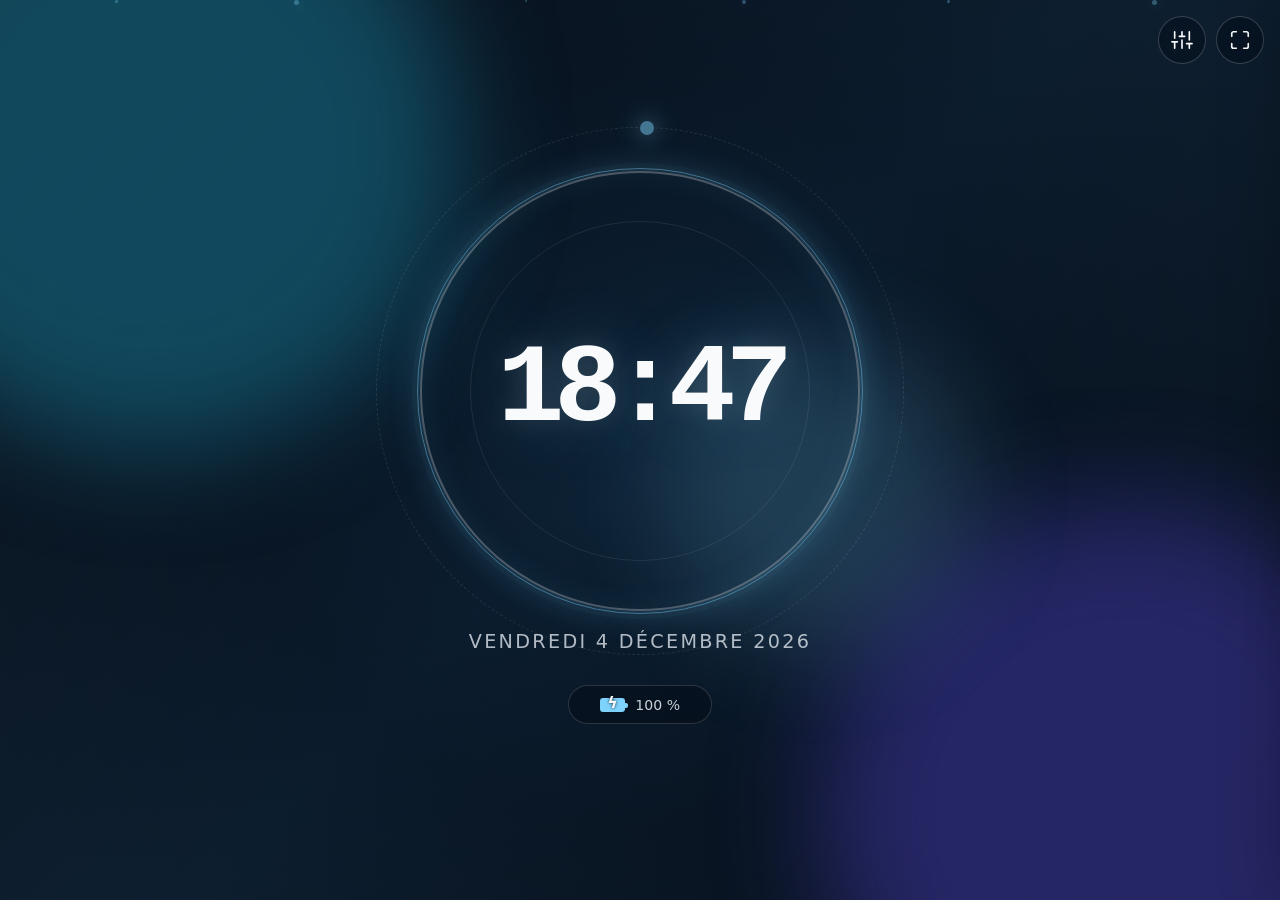
<file: index.html>
<!doctype html>
<html lang="fr"><head>
  <meta charset="UTF-8">
  <meta name="viewport" content="width=device-width, initial-scale=1.0">
  <title>Économiseur d’Écran</title>
  <link rel="stylesheet" href="css/economiseur.css">
 </head>
 <body data-template-id="__page-root" style="background: rgb(7, 17, 30);">
  <main class="screen-shell breathing-on interface-pulse" id="screenShell" aria-label="Économiseur d’écran animé">
   <div class="orb orb-a" aria-hidden="true"></div>
   <div class="orb orb-b" aria-hidden="true"></div>
   <div class="orb orb-c" aria-hidden="true"></div>
   <div class="particle-field" aria-hidden="true"><span class="particle" style="--size:3px;--duration:22s;--delay:-4s;--drift:20vw;left:9%"></span> <span class="particle" style="--size:5px;--duration:29s;--delay:-16s;--drift:-13vw;left:23%"></span> <span class="particle" style="--size:2px;--duration:19s;--delay:-8s;--drift:8vw;left:41%"></span> <span class="particle" style="--size:4px;--duration:26s;--delay:-20s;--drift:-18vw;left:58%"></span> <span class="particle" style="--size:3px;--duration:32s;--delay:-10s;--drift:14vw;left:74%"></span> <span class="particle" style="--size:5px;--duration:24s;--delay:-13s;--drift:-8vw;left:90%"></span>
   </div>
   <section class="clock-stage" id="clockStage" aria-label="Informations actuelles">
    <div class="clock-stack pulse-on" id="clockStack">
     <div class="clock-visual">
      <div class="wave-layer" aria-hidden="true"><span class="wave"></span><span class="wave"></span><span class="wave"></span>
      </div>
      <div class="clock-ring" aria-hidden="true"></div>
      <div class="orbital-ring" aria-hidden="true"></div>
      <h1 class="time-display" id="timeDisplay" aria-live="polite"></h1>
      <div class="analog-clock" aria-hidden="true">
       <div class="clock-marker"></div><span class="analog-number n12">12</span> <span class="analog-number n3">3</span> <span class="analog-number n6">6</span> <span class="analog-number n9">9</span> <span class="hand hour-hand" id="hourHand"></span> <span class="hand minute-hand" id="minuteHand"></span> <span class="hand second-hand" id="secondHand"></span> <span class="clock-pin"></span>
      </div>
     </div>
     <p class="date-display" id="dateDisplay"></p>
     <div class="battery-wrap" id="batteryWrap" aria-live="polite"><span class="battery-icon" id="batteryIcon" aria-hidden="true"></span>
      <div class="battery-meter" aria-hidden="true">
       <div class="battery-meter-fill" id="batteryMeterFill"></div>
      </div>
      <div class="battery-circle" id="batteryCircle" aria-hidden="true">
       <span class="battery-circle-value" id="batteryCircleValue"></span>
       <span class="battery-circle-bolt" id="batteryCircleBolt" aria-hidden="true"><svg xmlns="http://www.w3.org/2000/svg" width="13" height="13" viewBox="0 0 24 24" fill="currentColor" aria-hidden="true"><path d="M13 2 4 14h6l-1 8 11-13h-7z"/></svg></span>
      </div>
      <div class="battery-vertical-gauge" aria-hidden="true">
       <div class="battery-vertical-fill" id="batteryVerticalFill"></div>
      </div><span class="battery-text" id="batteryText"></span> <span class="battery-detail hidden" id="batteryDetail" aria-label="En charge"><svg xmlns="http://www.w3.org/2000/svg" width="13" height="13" viewBox="0 0 24 24" fill="currentColor" aria-hidden="true"><path d="M13 2 4 14h6l-1 8 11-13h-7z"/></svg></span>
     </div>
    </div>
   </section>
   <div class="utility-bar" id="utilityBar"><button type="button" id="settingsButton" class="round-control" aria-label="Ouvrir les réglages" aria-expanded="false" aria-controls="settingsPanel"> <i data-lucide="sliders-horizontal" aria-hidden="true"></i> </button> <button type="button" id="exitFullscreenButton" class="round-control" aria-label="Activer le plein écran" title="Activer le plein écran"> <i data-lucide="maximize" aria-hidden="true"></i> </button>
   </div>
   <aside class="settings-panel" id="settingsPanel" aria-labelledby="settingsTitle" aria-hidden="true">
    <div class="panel-heading">
     <div>
      <h2 data-template-id="settings-title" class="canva-text panel-title" id="settingsTitle" style="color: rgb(248, 250, 252); font-weight: 700; font-style: normal; font-size: 24px;">Personnaliser</h2>
      <p data-template-id="settings-intro" class="canva-text panel-intro" style="color: rgb(148, 163, 184); font-weight: 400; font-style: normal; font-size: 16px;">Ajustez l’ambiance, les animations et l’affichage de votre écran.</p>
     </div><button type="button" id="closeSettingsButton" class="panel-close" aria-label="Fermer les réglages"> <i data-lucide="x" aria-hidden="true"></i> </button>
    </div>
    <form class="settings-form" id="settingsForm">
     <div class="setting-group"><label data-template-id="theme-label" class="canva-text setting-label" for="themeSelect" style="color: rgb(226, 232, 240); font-weight: 600; font-style: normal; font-size: 16px;">Ambiance</label> <select id="themeSelect"> <option value="ocean">Océan nocturne</option> <option value="violet">Violet profond</option> <option value="ember">Braise douce</option> <option value="forest">Forêt lunaire</option>
       <option value="rose">Rose cosmique</option><option value="crimson">Rouge rubis</option>
       <option value="amber">Ambre vintage</option><option value="mint">Menthe glacée</option>
       <option value="ice">Glacier</option><option value="mono">Monochrome</option>
       <option value="matrix">Terminal vert</option><option value="sunset">Coucher de soleil</option>
        <option value="aurora">Aurore boréale</option><option value="cyberpunk">Cyberpunk néon</option>
        <option value="galaxy">Nébuleuse galactique</option><option value="deepsea">Abysse bioluminescent</option>
        <option value="sakura">Jardin de sakura</option><option value="gold">Or royal</option>
        <option value="lava">Cœur de volcan</option><option value="cotton">Bonbon pastel</option>
        <option value="plasma">Plasma électrique</option><option value="eclipse">Éclipse lunaire</option>
        <option value="arctic">Cristal arctique</option><option value="toxic">Toxique fluorescent</option> </select>
     </div>
     <div class="setting-group"><label data-template-id="clock-style-label" class="canva-text setting-label" for="clockStyleSelect" style="color: rgb(226, 232, 240); font-weight: 600; font-style: normal; font-size: 16px;">Style de l’horloge</label> <select id="clockStyleSelect"> <option value="minimal">Numérique minimaliste</option> <option value="neon">Néon</option> <option value="circle">Chiffres dans un cercle</option> <option value="analog">Affichage analogique</option>
       <option value="retro">Rétro numérique</option><option value="terminal">Terminal</option>
       <option value="soft">Typographie douce</option><option value="seconds">Heure avec secondes</option>
        <option value="glitch">Glitch cybernétique</option><option value="outline">Contour lumineux</option>
        <option value="serif">Élégance classique</option><option value="lcd">Écran LCD rétro</option>
        <option value="mono">Monospace futuriste</option><option value="shadow">Ombre sculptée</option>
        <option value="rainbow">Spectre chromatique</option><option value="thin">Trait ultra-fin</option> </select>
     </div>
     <div class="setting-group"><label data-template-id="battery-style-label" class="canva-text setting-label" for="batteryStyleSelect" style="color: rgb(226, 232, 240); font-weight: 600; font-style: normal; font-size: 16px;">Style de la batterie</label> <select id="batteryStyleSelect"> <option value="classic">Icône classique</option> <option value="horizontal">Jauge horizontale</option> <option value="ring">Anneau circulaire</option> <option value="vertical">Indicateur vertical</option>
       <option value="segmented">Jauge segmentée</option><option value="compact">Compacte</option>
        <option value="pill">Capsule lumineuse</option><option value="glass">Verre dépoli</option>
        <option value="neon">Néon encadré</option><option value="bars">Barres industrielles</option>
        <option value="hex">Cristal hexagonal</option><option value="stack">Panneau technique</option>
        <option value="orbit">Orbite énergétique</option> </select>
     </div>
     <div class="setting-group"><label data-template-id="effects-label" class="canva-text setting-label" for="effectsRange" style="color: rgb(226, 232, 240); font-weight: 600; font-style: normal; font-size: 16px;">Intensité des effets</label> <input id="effectsRange" type="range" min="0" max="100" value="72">
     </div>
     <div class="setting-group"><label data-template-id="speed-label" class="canva-text setting-label" for="speedRange" style="color: rgb(226, 232, 240); font-weight: 600; font-style: normal; font-size: 16px;">Vitesse de l’animation</label> <input id="speedRange" type="range" min="0.3" max="2" step="0.1" value="1">
     </div>
     <div class="setting-group">
      <div class="toggle-row"><label data-template-id="breathing-label" class="canva-text setting-label !mb-0" for="breathingToggle" style="color: rgb(226, 232, 240); font-weight: 600; font-style: normal; font-size: 16px;">Halo respirant</label> <label class="switch" aria-label="Activer ou désactiver le halo respirant"> <input id="breathingToggle" type="checkbox" checked=""><span class="slider"></span> </label>
      </div>
     </div>
     <div class="setting-group">
      <div class="toggle-row"><label data-template-id="orbit-label" class="canva-text setting-label !mb-0" for="orbitToggle" style="color: rgb(226, 232, 240); font-weight: 600; font-style: normal; font-size: 16px;">Anneau lumineux orbital</label> <label class="switch" aria-label="Activer ou désactiver l’anneau orbital"> <input id="orbitToggle" type="checkbox" checked=""><span class="slider"></span> </label>
      </div>
     </div>
     <div class="setting-group">
      <div class="toggle-row"><label data-template-id="particles-label" class="canva-text setting-label !mb-0" for="particlesToggle" style="color: rgb(226, 232, 240); font-weight: 600; font-style: normal; font-size: 16px;">Particules lentes</label> <label class="switch" aria-label="Activer ou désactiver les particules"> <input id="particlesToggle" type="checkbox" checked=""><span class="slider"></span> </label>
      </div>
     </div>
     <div class="setting-group">
      <div class="toggle-row"><label data-template-id="waves-label" class="canva-text setting-label !mb-0" for="wavesToggle" style="color: rgb(226, 232, 240); font-weight: 600; font-style: normal; font-size: 16px;">Vagues circulaires</label> <label class="switch" aria-label="Activer ou désactiver les vagues circulaires"> <input id="wavesToggle" type="checkbox" checked=""><span class="slider"></span> </label>
      </div>
     </div>
     <div class="setting-group">
      <div class="toggle-row"><label data-template-id="pulse-label" class="canva-text setting-label !mb-0" for="pulseToggle" style="color: rgb(226, 232, 240); font-weight: 600; font-style: normal; font-size: 16px;">Pulsation douce de l’interface</label> <label class="switch" aria-label="Activer ou désactiver la pulsation de l’interface"> <input id="pulseToggle" type="checkbox" checked=""><span class="slider"></span> </label>
      </div>
     </div>
     <div class="setting-group">
      <div class="toggle-row"><label data-template-id="reduced-motion-label" class="canva-text setting-label !mb-0" for="reducedMotionToggle" style="color: rgb(226, 232, 240); font-weight: 600; font-style: normal; font-size: 16px;">Mode réduit</label> <label class="switch" aria-label="Activer le mode réduit"> <input id="reducedMotionToggle" type="checkbox"><span class="slider"></span> </label>
      </div>
      <p data-template-id="reduced-motion-help" class="canva-text setting-help" style="color: rgb(148, 163, 184); font-weight: 400; font-style: normal; font-size: 16px;">Réduit les animations pour un affichage plus calme et plus confortable.</p>
     </div>
     <div class="setting-group">
      <div class="toggle-row"><label data-template-id="wake-lock-label" class="canva-text setting-label !mb-0" for="wakeLockToggle" style="color: rgb(226, 232, 240); font-weight: 600; font-style: normal; font-size: 16px;">Maintenir l’écran actif</label> <label class="switch" aria-label="Maintenir l’écran actif lorsque disponible"> <input id="wakeLockToggle" type="checkbox"><span class="slider"></span> </label>
      </div>
      <p data-template-id="wake-lock-help" class="canva-text setting-help" id="wakeLockHelp" style="color: rgb(148, 163, 184); font-weight: 400; font-style: normal; font-size: 16px;">Vérification de la disponibilité sur cet appareil…</p>
     </div>
     <div class="setting-group"><label data-template-id="time-format-label" class="canva-text setting-label" for="formatSelect" style="color: rgb(226, 232, 240); font-weight: 600; font-style: normal; font-size: 16px;">Format de l’heure</label> <select id="formatSelect"> <option value="24">24 heures</option> <option value="12">12 heures</option> </select>
     </div>
     <div class="setting-group">
      <div class="toggle-row"><label data-template-id="date-toggle-label" class="canva-text setting-label !mb-0" for="dateToggle" style="color: rgb(226, 232, 240); font-weight: 600; font-style: normal; font-size: 16px;">Afficher la date</label> <label class="switch" aria-label="Afficher ou masquer la date"> <input id="dateToggle" type="checkbox" checked=""><span class="slider"></span> </label>
      </div>
     </div>
     <div class="setting-group">
      <div class="toggle-row"><label data-template-id="battery-toggle-label" class="canva-text setting-label !mb-0" for="batteryToggle" style="color: rgb(226, 232, 240); font-weight: 600; font-style: normal; font-size: 16px;">Afficher la batterie</label> <label class="switch" aria-label="Afficher ou masquer la batterie"> <input id="batteryToggle" type="checkbox" checked=""><span class="slider"></span> </label>
      </div>
     </div>
     <div class="setting-group"><label data-template-id="brightness-label" class="canva-text setting-label" for="brightnessRange" style="color: rgb(226, 232, 240); font-weight: 600; font-style: normal; font-size: 16px;">Luminosité visuelle</label> <input id="brightnessRange" type="range" min="0.45" max="1.25" step="0.05" value="1">
     </div>
    </form>
   </aside>
   <p class="status-message" id="statusMessage" role="status" aria-live="polite"></p>
  </main>
  <script src="js/economiseur.js" defer></script>
 
</body></html>
</file>
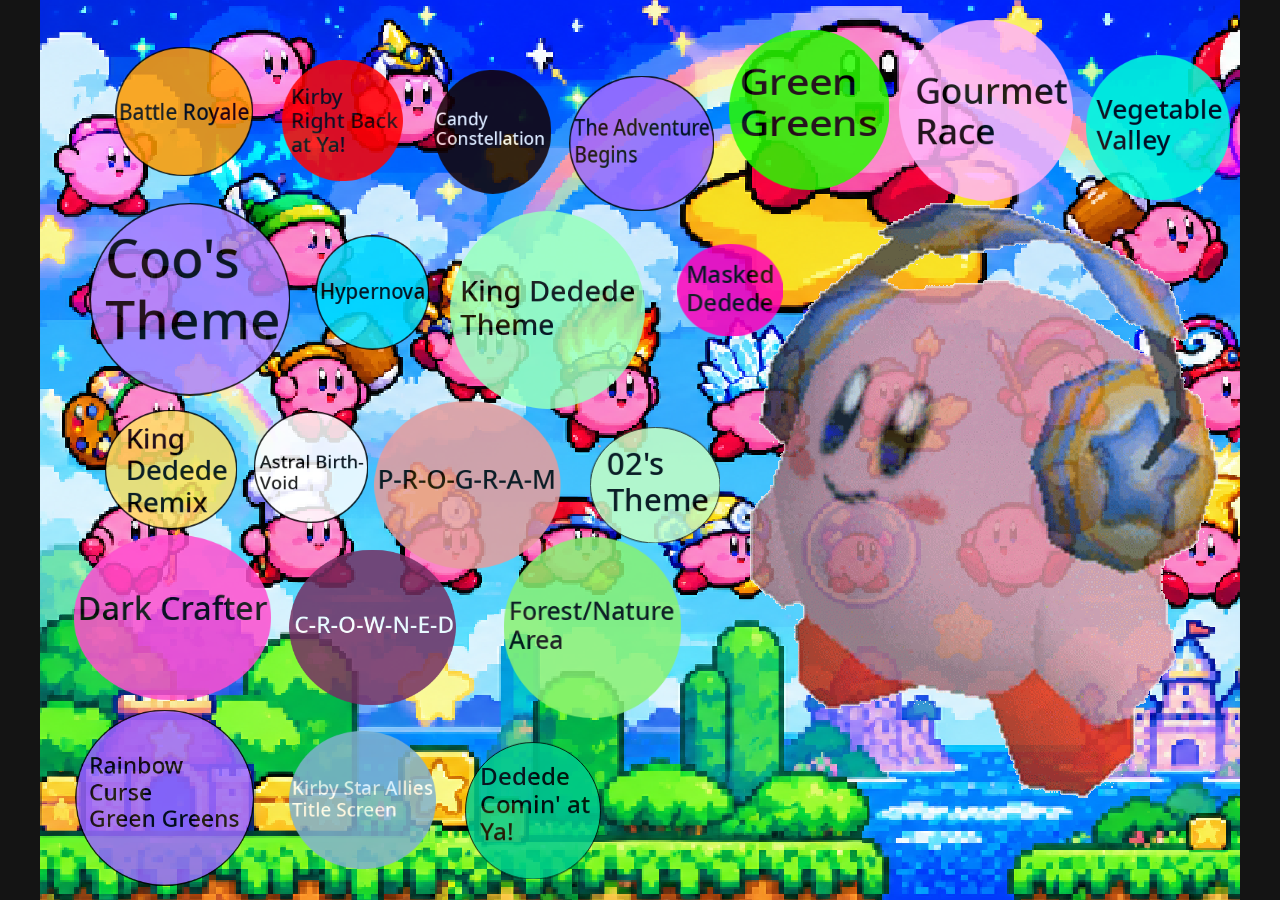
<file: Kirby-scratch-projet/index.html>
<!DOCTYPE html>
<!-- Created with https://packager.turbowarp.org/ -->
<html>
<head>
  <meta charset="utf-8">
  <meta name="viewport" content="width=device-width, initial-scale=1.0, maximum-scale=1.0, user-scalable=no">
  <!-- We only include this to explicitly loosen the CSP of various packager environments. It does not provide any security. -->
  <meta http-equiv="Content-Security-Policy" content="default-src * 'self' 'unsafe-inline' 'unsafe-eval' data: blob:">
  <title>Kirby Music Remix</title>
  <style>
    body {
      color: #ff00ff;
      font-family: sans-serif;
      overflow: hidden;
      margin: 0;
      padding: 0;
    }
    :root, body.is-fullscreen {
      background-color: #141414;
    }
    [hidden] {
      display: none !important;
    }
    h1 {
      font-weight: normal;
    }
    a {
      color: inherit;
      text-decoration: underline;
      cursor: pointer;
    }

    #app, #loading, #error, #launch {
      position: absolute;
      top: 0;
      left: 0;
      width: 100%;
      height: 100%;
    }
    .screen {
      display: flex;
      flex-direction: column;
      align-items: center;
      justify-content: center;
      text-align: center;
      cursor: default;
      user-select: none;
      -webkit-user-select: none;
      background-color: #141414;
    }
    #launch {
      background-color: rgba(0, 0, 0, 0.7);
      cursor: pointer;
    }
    .green-flag {
      width: 80px;
      height: 80px;
      padding: 16px;
      border-radius: 100%;
      background: rgba(255, 255, 255, 0.75);
      border: 3px solid hsla(0, 100%, 100%, 1);
      display: flex;
      justify-content: center;
      align-items: center;
      box-sizing: border-box;
    }
    #loading {
      
    }
    .progress-bar-outer {
      border: 1px solid currentColor;
      height: 10px;
      width: 200px;
      max-width: 200px;
    }
    .progress-bar-inner {
      height: 100%;
      width: 0;
      background-color: currentColor;
    }
    .loading-text, noscript {
      font-weight: normal;
      font-size: 36px;
      margin: 0 0 16px;
    }
    .loading-image {
      margin: 0 0 16px;
    }
    #error-message, #error-stack {
      font-family: monospace;
      max-width: 600px;
      white-space: pre-wrap;
      user-select: text;
      -webkit-user-select: text;
    }
    #error-stack {
      text-align: left;
      max-height: 200px;
      overflow: auto;
    }
    .control-button {
      width: 2rem;
      height: 2rem;
      padding: 0.375rem;
      margin-top: 0.5rem;
      margin-bottom: 0.5rem;
      user-select: none;
      -webkit-user-select: none;
      cursor: pointer;
      border: 0;
      border-radius: 4px;
    }
    .control-button-highlight:hover {
      background: #630e8226;
    }
    .control-button-highlight.active {
      background: #630e8259;
    }
    .fullscreen-button {
      background: white;
    }
    .standalone-fullscreen-button {
      position: absolute;
      top: 0;
      right: 0;
      background-color: rgba(0, 0, 0, 0.5);
      border-radius: 0 0 0 4px;
      padding: 4px;
      cursor: pointer;
    }
    .sc-canvas {
      cursor: auto;
    }
    .sc-monitor-root[data-opcode^="data_"] .sc-monitor-value-color {
      background-color: #ff8c1a;
    }
    .sc-monitor-row-value-outer {
      background-color: #fc662c;
    }
    .sc-monitor-row-value-editing .sc-monitor-row-value-outer {
      background-color: #e25b27;
    }
    
  </style>
  <meta name="theme-color" content="#141414">
  <link rel="icon" href="[data-uri]">
</head>
<body>
  <div id="app"></div>

  <div id="launch" class="screen" hidden title="Click to start">
    <div class="green-flag">
      <svg viewBox="0 0 16.63 17.5" width="42" height="44">
        <defs><style>.cls-1,.cls-2{fill:#4cbf56;stroke:#45993d;stroke-linecap:round;stroke-linejoin:round;}.cls-2{stroke-width:1.5px;}</style></defs>
        <path class="cls-1" d="M.75,2A6.44,6.44,0,0,1,8.44,2h0a6.44,6.44,0,0,0,7.69,0V12.4a6.44,6.44,0,0,1-7.69,0h0a6.44,6.44,0,0,0-7.69,0"/>
        <line class="cls-2" x1="0.75" y1="16.75" x2="0.75" y2="0.75"/>
      </svg>
    </div>
  </div>

  <div id="loading" class="screen">
    <noscript>Enable JavaScript</noscript>
    
    
    <div class="progress-bar-outer"><div class="progress-bar-inner" id="loading-inner"></div></div>
  </div>

  <div id="error" class="screen" hidden>
    <h1>Error</h1>
    <details>
      <summary id="error-message"></summary>
      <p id="error-stack"></p>
    </details>
  </div>

  <script src="script.js"></script>
  <script>
    const appElement = document.getElementById('app');
    const launchScreen = document.getElementById('launch');
    const loadingScreen = document.getElementById('loading');
    const loadingInner = document.getElementById('loading-inner');
    const errorScreen = document.getElementById('error');
    const errorScreenMessage = document.getElementById('error-message');
    const errorScreenStack = document.getElementById('error-stack');

    const handleError = (error) => {
      console.error(error);
      if (!errorScreen.hidden) return;
      errorScreen.hidden = false;
      errorScreenMessage.textContent = '' + error;
      let debug = error && error.stack || 'no stack';
      debug += '\nUser agent: ' + navigator.userAgent;
      errorScreenStack.textContent = debug;
    };
    const setProgress = (progress) => {
      if (loadingInner) loadingInner.style.width = progress * 100 + '%';
    };
    const interpolate = (a, b, t) => a + t * (b - a);

    try {
      setProgress(0.1);

      const scaffolding = new Scaffolding.Scaffolding();
      scaffolding.width = 480;
      scaffolding.height = 360;
      scaffolding.resizeMode = "preserve-ratio";
      scaffolding.editableLists = false;
      scaffolding.usePackagedRuntime = true;
      scaffolding.setup();
      scaffolding.appendTo(appElement);

      const vm = scaffolding.vm;
      window.scaffolding = scaffolding;
      window.vm = scaffolding.vm;
      window.Scratch = {
        vm,
        renderer: vm.renderer,
        audioEngine: vm.runtime.audioEngine,
        bitmapAdapter: vm.runtime.v2BitmapAdapter,
        videoProvider: vm.runtime.ioDevices.video.provider
      };

      scaffolding.setUsername("player####".replace(/#/g, () => Math.floor(Math.random() * 10)));
      scaffolding.setAccentColor("#630e82");

      try {
        scaffolding.addCloudProvider(new Scaffolding.Cloud.WebSocketProvider(["wss://clouddata.turbowarp.org","wss://clouddata.turbowarp.xyz"], "p4-@Kirby Music Remix.sb3"));
      } catch (error) {
        console.error(error);
      }

      vm.setTurboMode(false);
      if (vm.setInterpolation) vm.setInterpolation(false);
      if (vm.setFramerate) vm.setFramerate(15);
      if (vm.renderer.setUseHighQualityRender) vm.renderer.setUseHighQualityRender(false);
      if (vm.setRuntimeOptions) vm.setRuntimeOptions({
        fencing: true,
        miscLimits: true,
        maxClones: 300,
      });
      if (vm.setCompilerOptions) vm.setCompilerOptions({
        enabled: true,
        warpTimer: false
      });
      if (vm.renderer.setMaxTextureDimension) vm.renderer.setMaxTextureDimension(2048);

      // enforcePrivacy threat model only makes sense in the editor
      if (vm.runtime.setEnforcePrivacy) vm.runtime.setEnforcePrivacy(false);

      if (typeof ScaffoldingAddons !== 'undefined') {
        ScaffoldingAddons.run(scaffolding, {"gamepad":false,"pointerlock":false,"specialCloudBehaviors":false,"unsafeCloudBehaviors":false,"pause":false});
      }

      scaffolding.setExtensionSecurityManager({
        getSandboxMode: () => 'unsandboxed',
        canLoadExtensionFromProject: () => true
      });
      for (const extension of []) {
        vm.extensionManager.loadExtensionURL(extension);
      }

    } catch (e) {
      handleError(e);
    }
  </script>
  
  
    <script>
      const getProjectData = (function() {
        const storage = scaffolding.storage;
        storage.onprogress = (total, loaded) => {
          setProgress(interpolate(0.2, 0.98, loaded / total));
        };
        
        storage.addWebStore(
          [
            storage.AssetType.ImageVector,
            storage.AssetType.ImageBitmap,
            storage.AssetType.Sound,
            storage.AssetType.Font
          ].filter(i => i),
          (asset) => new URL('./assets/' + asset.assetId + '.' + asset.dataFormat, location).href
        );
        return () => new Promise((resolve, reject) => {
        const xhr = new XMLHttpRequest();
        xhr.onload = () => {
          resolve(xhr.response);
        };
        xhr.onerror = () => {
          if (location.protocol === 'file:') {
            reject(new Error('Zip environment must be used on a website, not on a local file. To fix this error, use the "Plain HTML" environment instead.'));
          } else {
            reject(new Error('Request to load project data failed.'));
          }
        };
        xhr.onprogress = (e) => {
          if (e.lengthComputable) {
            setProgress(interpolate(0.1, 0.2, e.loaded / e.total));
          }
        };
        xhr.responseType = 'arraybuffer';
        xhr.open('GET', "./assets/project.json");
        xhr.send();
      });
      })();
    </script>
  <script>
    const run = async () => {
      const projectData = await getProjectData();
      await scaffolding.loadProject(projectData);
      setProgress(1);
      loadingScreen.hidden = true;
      if (true) {
        scaffolding.start();
      } else {
        launchScreen.hidden = false;
        launchScreen.addEventListener('click', () => {
          launchScreen.hidden = true;
          scaffolding.start();
        });
        launchScreen.focus();
      }
    };
    run().catch(handleError);
  </script>
</body>
</html>
</file>
<file: css/economiseur.css>
:root {
      --accent: #7dd3fc;
      --accent-soft: rgba(125, 211, 252, .22);
      --orb-one: #155e75;
      --orb-two: #312e81;
      --glow-opacity: .72;
      --motion-speed: 1;
      --effect-intensity: .72;
      --screen-brightness: 1;
      --ring-size: min(58vmin, 440px);
    }

    * { box-sizing: border-box; }
    html, body { margin: 0; min-height: 100%; }
    body {
      width: 100%;
      overflow: hidden;
      font-family: system-ui, -apple-system, "Segoe UI", Roboto, sans-serif;
      color: #f8fafc;
      background: #07111e;
    }

    button, select, input { font: inherit; }
    button { -webkit-tap-highlight-color: transparent; }

    .screen-shell {
      width: 100%;
      min-height: 100vh;
      position: relative;
      overflow: hidden;
      isolation: isolate;
      filter: brightness(var(--screen-brightness));
      background:
        radial-gradient(circle at 50% 50%, rgba(22, 55, 82, .34), transparent 48%),
        linear-gradient(135deg, #050913 0%, #091828 50%, #050913 100%);
    }

    .screen-shell::before {
      content: "";
      position: absolute;
      inset: 0;
      z-index: -4;
      opacity: .45;
      background-image: radial-gradient(rgba(255,255,255,.28) .6px, transparent .6px);
      background-size: 24px 24px;
      mask-image: linear-gradient(to bottom, transparent, black 25%, black 75%, transparent);
    }

    .screen-shell.interface-pulse::after {
      content: "";
      position: absolute;
      inset: 0;
      z-index: -3;
      pointer-events: none;
      opacity: calc(var(--effect-intensity) * .26);
      background: radial-gradient(circle at center, transparent 25%, var(--accent-soft) 90%);
      animation: interfacePulse calc(8s / var(--motion-speed)) ease-in-out infinite;
    }

    .orb {
      position: absolute;
      z-index: -2;
      width: min(48vw, 650px);
      aspect-ratio: 1;
      border-radius: 50%;
      filter: blur(54px);
      opacity: var(--glow-opacity);
      will-change: transform;
      animation: drift calc(18s / var(--motion-speed)) ease-in-out infinite alternate;
    }
    .orb-a { top: -18%; left: -12%; background: var(--orb-one); }
    .orb-b { right: -12%; bottom: -24%; background: var(--orb-two); animation-delay: -7s; animation-direction: alternate-reverse; }
    .orb-c { width: min(24vw, 340px); top: 38%; right: 24%; background: var(--accent); opacity: calc(var(--glow-opacity) * .26); animation-delay: -3s; }

    .particle-field { position: absolute; inset: 0; z-index: -1; pointer-events: none; }
    .particle {
      position: absolute;
      width: var(--size);
      height: var(--size);
      border-radius: 999px;
      background: var(--accent);
      box-shadow: 0 0 13px var(--accent);
      opacity: calc(var(--effect-intensity) * .46);
      animation: floatParticle calc(var(--duration) / var(--motion-speed)) linear infinite;
      animation-delay: var(--delay);
    }

    .screen-shell.particles-off .particle-field { display: none; }

    .clock-stage {
      height: 100vh;
      height: 100dvh;
      min-height: 0;
      width: 100%;
      display: flex;
      align-items: center;
      justify-content: center;
      padding: clamp(.8rem, 3vmin, 2rem);
    }
    .clock-stack {
      width: min(100%, 1000px);
      max-height: 100%;
      text-align: center;
      margin: auto;
      transform: none !important;
      transition: filter .35s ease;
    }

    .clock-visual {
      position: relative;
      width: min(100%, 900px);
      min-height: min(52vmin, 430px);
      display: grid;
      place-items: center;
      margin-inline: auto;
    }

    .clock-ring,
    .orbital-ring,
    .wave-layer {
      position: absolute;
      left: 50%;
      top: 50%;
      width: var(--ring-size);
      aspect-ratio: 1;
      border-radius: 50%;
      pointer-events: none;
      transform: translate(-50%, -50%);
    }

    .clock-ring {
      border: 2px solid rgba(226,232,240,.32);
      box-shadow:
        0 0 0 8px rgba(125,211,252,.035),
        inset 0 0 38px rgba(125,211,252,.08),
        0 0 38px var(--accent-soft);
      opacity: .95;
      transition: border-color .35s ease, box-shadow .35s ease;
    }

    .clock-ring::before,
    .clock-ring::after {
      content: "";
      position: absolute;
      border-radius: inherit;
      inset: 11%;
      border: 1px solid rgba(226,232,240,.1);
    }
    .clock-ring::after {
      inset: -5px;
      border-color: var(--accent);
      opacity: calc(var(--effect-intensity) * .62);
      filter: blur(.2px);
    }

    .screen-shell.breathing-on .clock-ring {
      animation: breathingHalo calc(5.5s / var(--motion-speed)) ease-in-out infinite;
    }

    .orbital-ring {
      width: calc(var(--ring-size) + 88px);
      border: 1px dashed rgba(226,232,240,.23);
      opacity: calc(var(--effect-intensity) * .7);
      animation: orbit calc(17s / var(--motion-speed)) linear infinite;
    }
    .orbital-ring::before {
      content: "";
      position: absolute;
      width: 14px;
      height: 14px;
      top: -7px;
      left: 50%;
      border-radius: 50%;
      background: var(--accent);
      box-shadow: 0 0 15px 4px var(--accent-soft), 0 0 30px var(--accent);
    }
    .screen-shell.orbit-off .orbital-ring { display: none; }

    .wave-layer { overflow: visible; }
    .wave {
      position: absolute;
      inset: 0;
      border: 1px solid var(--accent);
      border-radius: inherit;
      opacity: 0;
      transform: scale(.72);
      animation: ripple calc(6s / var(--motion-speed)) ease-out infinite;
    }
    .wave:nth-child(2) { animation-delay: -2s; }
    .wave:nth-child(3) { animation-delay: -4s; }
    .screen-shell.waves-off .wave-layer { display: none; }

    .clock-stack.pulse-on {
      animation: stackPulse calc(7s / var(--motion-speed)) ease-in-out infinite;
    }

    .time-display {
      position: relative;
      z-index: 1;
      margin: 0;
      color: #f8fafc;
      font-family: ui-monospace, "SFMono-Regular", Consolas, "Liberation Mono", monospace;
      font-size: clamp(2.45rem, 13vmin, 8rem);
      font-weight: 700;
      line-height: .95;
      letter-spacing: -.09em;
      text-shadow: 0 0 28px rgba(255,255,255,.13), 0 0 70px var(--accent-soft);
      font-variant-numeric: tabular-nums;
    }

    .clock-stack.clock-neon .time-display {
      color: var(--accent);
      text-shadow: 0 0 6px #fff, 0 0 18px var(--accent), 0 0 48px var(--accent), 0 0 90px var(--accent-soft);
    }

    .clock-stack.clock-circle .time-display {
      width: min(43vmin, 330px);
      aspect-ratio: 1;
      display: grid;
      place-items: center;
      padding: .5rem;
      border: 2px solid var(--accent);
      border-radius: 50%;
      font-size: clamp(2rem, 6vmin, 4.6rem);
      letter-spacing: -.13em;
      background: rgba(3, 12, 23, .46);
      box-shadow: inset 0 0 45px var(--accent-soft), 0 0 40px var(--accent-soft);
    }

    .analog-clock {
      position: relative;
      z-index: 1;
      width: min(43vmin, 330px);
      aspect-ratio: 1;
      display: none;
      border: 2px solid var(--accent);
      border-radius: 50%;
      background: radial-gradient(circle, rgba(125,211,252,.17) 0 2%, rgba(4,13,25,.82) 3% 70%, rgba(125,211,252,.1) 100%);
      box-shadow: inset 0 0 42px var(--accent-soft), 0 0 45px var(--accent-soft);
    }
    .clock-stack.clock-analog .time-display { display: none; }
    .clock-stack.clock-analog .analog-clock { display: block; }

    .clock-marker {
      position: absolute;
      inset: 10px;
      border-radius: 50%;
      background: repeating-conic-gradient(from 0deg, var(--accent) 0deg 1deg, transparent 1deg 6deg);
      -webkit-mask: radial-gradient(circle, transparent 0 85%, #000 86%);
      mask: radial-gradient(circle, transparent 0 85%, #000 86%);
      opacity: .7;
    }
    .analog-number {
      position: absolute;
      color: #e2e8f0;
      font-family: ui-monospace, "SFMono-Regular", Consolas, "Liberation Mono", monospace;
      font-size: clamp(.75rem, 1.6vw, 1rem);
      font-weight: 700;
    }
    .n12 { top: 8%; left: 50%; transform: translateX(-50%); }
    .n3 { right: 9%; top: 50%; transform: translateY(-50%); }
    .n6 { bottom: 8%; left: 50%; transform: translateX(-50%); }
    .n9 { left: 9%; top: 50%; transform: translateY(-50%); }

    .hand {
      position: absolute;
      bottom: 50%;
      left: 50%;
      width: 4px;
      border-radius: 999px;
      transform-origin: bottom center;
      background: #f8fafc;
      box-shadow: 0 0 9px rgba(255,255,255,.72);
    }
    .hour-hand { height: 23%; width: 6px; }
    .minute-hand { height: 34%; }
    .second-hand { height: 39%; width: 2px; background: var(--accent); box-shadow: 0 0 10px var(--accent); }
    .clock-pin {
      position: absolute;
      left: 50%;
      top: 50%;
      width: 14px;
      height: 14px;
      border-radius: 50%;
      background: var(--accent);
      box-shadow: 0 0 14px var(--accent);
      transform: translate(-50%, -50%);
    }

    .date-display {
      position: relative;
      z-index: 1;
      margin: clamp(1rem, 2vw, 1.5rem) 0 0;
      color: rgba(226, 232, 240, .78);
      font-size: clamp(.9rem, 2vw, 1.2rem);
      letter-spacing: .12em;
      text-transform: uppercase;
    }

    .battery-wrap {
      position: relative;
      z-index: 1;
      display: inline-flex;
      align-items: center;
      justify-content: center;
      gap: .65rem;
      min-width: 144px;
      margin-top: clamp(1.2rem, 3vw, 2rem);
      padding: .65rem .9rem;
      border: 1px solid rgba(226,232,240,.16);
      border-radius: 999px;
      color: rgba(241,245,249,.84);
      background: rgba(5, 12, 23, .47);
      backdrop-filter: blur(10px);
      font-size: .88rem;
    }
    .battery-icon {
      position: relative;
      display: inline-block;
      flex: 0 0 auto;
      width: 25px;
      height: 14px;
      border: 2px solid var(--accent);
      border-radius: 3px;
      box-sizing: border-box;
      color: var(--accent);
      background: linear-gradient(90deg, var(--accent) 0 60%, transparent 60% 100%);
      background-clip: content-box;
      padding: 1px;
    }
    .battery-icon::before {
      content: "";
      position: absolute;
      right: -5px;
      top: 3px;
      width: 3px;
      height: 5px;
      border-radius: 0 2px 2px 0;
      background: var(--accent);
    }
    .battery-icon::after {
      content: "ϟ";
      display: none;
      position: absolute;
      inset: -4px 0 0;
      align-items: center;
      justify-content: center;
      color: #f8fafc;
      font-size: 16px;
      line-height: 1;
      font-weight: 900;
      text-shadow: 0 0 3px #0b1726;
    }
    .battery-wrap.is-charging .battery-icon::after { display: flex; }
    .battery-text { font-variant-numeric: tabular-nums; }
    .battery-detail { color: var(--accent); font-size: 1rem; line-height: 1; font-weight: 900; }

    .battery-meter,
    .battery-circle,
    .battery-vertical-gauge { display: none; }

    .battery-wrap.battery-horizontal {
      width: min(100%, 245px);
      display: inline-grid;
      grid-template-columns: 1fr auto;
      gap: .5rem .7rem;
      border-radius: 14px;
      text-align: left;
    }
    .battery-horizontal .battery-icon { display: none; }
    .battery-horizontal .battery-meter {
      display: block;
      height: 9px;
      overflow: hidden;
      border-radius: 999px;
      background: rgba(226,232,240,.16);
    }
    .battery-meter-fill {
      height: 100%;
      width: 60%;
      border-radius: inherit;
      background: var(--accent);
      box-shadow: 0 0 12px var(--accent);
      transition: width .45s ease, background .3s ease;
    }
    .battery-horizontal .battery-text { grid-column: 1 / -1; }

    .battery-wrap.battery-ring {
      width: 104px;
      min-width: 104px;
      height: 104px;
      padding: 0;
      border-radius: 50%;
      background: rgba(5,12,23,.42);
    }
    .battery-ring .battery-icon,
    .battery-ring .battery-meter,
    .battery-ring .battery-vertical-gauge,
    .battery-ring .battery-text,
    .battery-ring .battery-detail { display: none !important; }
    .battery-ring .battery-circle {
      width: 78px;
      height: 78px;
      display: grid;
      place-items: center;
      border-radius: 50%;
      background: conic-gradient(var(--accent) 60%, rgba(226,232,240,.13) 0);
      box-shadow: 0 0 18px var(--accent-soft);
    }
    .battery-circle::before {
      content: "";
      width: 62px;
      height: 62px;
      border-radius: 50%;
      background: #091727;
      box-shadow: inset 0 0 12px rgba(0,0,0,.4);
    }
    .battery-circle-value {
      position: absolute;
      inset: 0;
      display: grid;
      place-items: center;
      font-family: ui-monospace, "SFMono-Regular", Consolas, "Liberation Mono", monospace;
      font-size: .8rem;
      font-weight: 700;
      line-height: 1;
      pointer-events: none;
    }
    .battery-circle-bolt {
      display: none;
      position: absolute;
      z-index: 2;
      top: 17px;
      right: 17px;
      width: 20px;
      height: 20px;
      align-items: center;
      justify-content: center;
      border-radius: 50%;
      color: #07111f;
      background: #86efac;
      font-size: 15px;
      font-weight: 900;
      line-height: 1;
      box-shadow: 0 0 8px rgba(134,239,172,.4);
      pointer-events: none;
    }
    .battery-ring.is-charging .battery-circle-bolt { display: flex; }

    .battery-wrap.battery-vertical {
      width: 88px;
      min-width: 88px;
      min-height: 138px;
      flex-direction: column;
      border-radius: 20px;
    }
    .battery-wrap.battery-vertical .battery-icon,
    .battery-wrap.battery-vertical .battery-meter,
    .battery-wrap.battery-vertical .battery-circle { display: none !important; }
    .battery-wrap.battery-vertical .battery-vertical-gauge {
      position: relative;
      display: block;
      width: 22px;
      height: 72px;
      padding: 3px;
      overflow: hidden;
      flex: 0 0 72px;
      border: 1px solid rgba(226,232,240,.42);
      border-radius: 6px;
    }
    .battery-wrap.battery-vertical .battery-vertical-gauge::before {
      content: "";
      position: absolute;
      width: 10px;
      height: 3px;
      left: 5px;
      top: -5px;
      border-radius: 3px 3px 0 0;
      background: rgba(226,232,240,.56);
    }
    .battery-vertical-fill {
      position: absolute;
      left: 3px;
      right: 3px;
      bottom: 3px;
      height: 60%;
      max-height: calc(100% - 6px);
      border-radius: 3px;
      background: var(--accent);
      box-shadow: 0 0 12px var(--accent);
      transition: height .45s ease, background .3s ease;
    }

    .battery-wrap.is-charging .battery-detail { color: #86efac; }

    .utility-bar {
      position: fixed;
      top: 1rem;
      right: 1rem;
      z-index: 10;
      display: flex;
      gap: .65rem;
      transition: opacity .45s ease, transform .45s ease;
    }
    .utility-bar.is-hidden { opacity: 0; pointer-events: none; transform: translateY(-12px); }
    .round-control {
      width: 48px;
      height: 48px;
      display: inline-grid;
      place-items: center;
      border: 1px solid rgba(226,232,240,.22);
      border-radius: 999px;
      color: #f8fafc;
      background: rgba(6, 16, 30, .65);
      backdrop-filter: blur(12px);
      cursor: pointer;
      transition: background .2s ease, transform .2s ease, border-color .2s ease;
    }
    .round-control:hover { transform: translateY(-2px); background: rgba(20, 42, 64, .85); border-color: var(--accent); }
    .round-control:focus-visible, .panel-close:focus-visible, input:focus-visible, select:focus-visible {
      outline: 3px solid var(--accent);
      outline-offset: 3px;
    }

    .settings-panel {
      position: fixed;
      top: 0;
      right: 0;
      z-index: 20;
      width: min(100%, 400px);
      height: 100vh;
      padding: 1.25rem;
      overflow-y: auto;
      color: #e2e8f0;
      background: rgba(7, 17, 30, .96);
      border-left: 1px solid rgba(226,232,240,.14);
      backdrop-filter: blur(22px);
      transform: translateX(105%);
      transition: transform .35s ease;
      box-shadow: -20px 0 60px rgba(0,0,0,.24);
    }
    .settings-panel.is-open { transform: translateX(0); }
    .panel-heading { display: flex; align-items: flex-start; justify-content: space-between; gap: 1rem; padding-bottom: 1rem; border-bottom: 1px solid rgba(226,232,240,.12); }
    .panel-title { margin: 0; font-size: 1.25rem; font-weight: 700; }
    .panel-intro { margin: .35rem 0 0; color: #94a3b8; font-size: .86rem; }
    .panel-close { display: grid; place-items: center; width: 42px; height: 42px; border: 0; border-radius: 12px; color: #e2e8f0; background: rgba(148,163,184,.12); cursor: pointer; }
    .settings-form { display: grid; gap: 1rem; padding: 1.2rem 0 2rem; }
    .setting-group { padding: 1rem; border: 1px solid rgba(226,232,240,.11); border-radius: 16px; background: rgba(255,255,255,.035); }
    .setting-label { display: block; margin-bottom: .6rem; color: #e2e8f0; font-size: .88rem; font-weight: 600; }
    .setting-help { margin: .4rem 0 0; color: #94a3b8; font-size: .76rem; line-height: 1.4; }
    select, input[type="range"] { width: 100%; accent-color: var(--accent); }
    select { min-height: 44px; padding: .65rem .75rem; color: #f8fafc; border: 1px solid rgba(226,232,240,.2); border-radius: 10px; background: #102238; }
    .toggle-row { display: flex; align-items: center; justify-content: space-between; gap: 1rem; }
    .switch { position: relative; width: 50px; height: 28px; flex: none; }
    .switch input { opacity: 0; width: 0; height: 0; }
    .slider { position: absolute; inset: 0; border-radius: 999px; background: #334155; cursor: pointer; transition: .2s; }
    .slider::before { content: ""; position: absolute; width: 20px; height: 20px; left: 4px; top: 4px; border-radius: 50%; background: white; transition: .2s; }
    .switch input:checked + .slider { background: var(--accent); }
    .switch input:checked + .slider::before { transform: translateX(22px); }
    .switch input:disabled + .slider { opacity: .44; cursor: not-allowed; }

    .status-message {
      position: fixed;
      bottom: 1.2rem;
      left: 50%;
      z-index: 25;
      max-width: calc(100% - 2rem);
      padding: .65rem .95rem;
      border: 1px solid rgba(226,232,240,.15);
      border-radius: 999px;
      color: #cbd5e1;
      background: rgba(6,16,30,.82);
      backdrop-filter: blur(10px);
      font-size: .82rem;
      text-align: center;
      transform: translate(-50%, 130%);
      opacity: 0;
      transition: transform .3s ease, opacity .3s ease;
    }
    .status-message.show { transform: translate(-50%, 0); opacity: 1; }

    .hidden { display: none !important; }

    @keyframes drift { from { transform: translate3d(-2%, -1%, 0) scale(.96); } to { transform: translate3d(9%, 8%, 0) scale(1.08); } }
    @keyframes floatParticle { from { transform: translate3d(0, 105vw, 0); } to { transform: translate3d(var(--drift), -12vw, 0); } }
    @keyframes breathingHalo {
      0%, 100% { transform: translate(-50%, -50%) scale(.96); opacity: .56; box-shadow: 0 0 20px var(--accent-soft), inset 0 0 22px var(--accent-soft); }
      50% { transform: translate(-50%, -50%) scale(1.05); opacity: 1; box-shadow: 0 0 70px var(--accent-soft), inset 0 0 48px var(--accent-soft); }
    }
    @keyframes orbit { to { transform: translate(-50%, -50%) rotate(360deg); } }
    @keyframes ripple {
      0% { transform: scale(.72); opacity: calc(var(--effect-intensity) * .55); }
      100% { transform: scale(1.24); opacity: 0; }
    }
    @keyframes stackPulse {
      0%, 100% { filter: brightness(1); }
      50% { filter: brightness(1.16) drop-shadow(0 0 16px var(--accent-soft)); }
    }
    @keyframes interfacePulse {
      0%, 100% { opacity: calc(var(--effect-intensity) * .08); }
      50% { opacity: calc(var(--effect-intensity) * .3); }
    }


    /* Variantes supplémentaires d'horloge et de batterie. */
    .clock-stack.clock-retro .time-display { font-family: "Courier New", monospace; letter-spacing: .02em; color: #fcd34d; text-shadow: 3px 3px 0 #78350f; }
    .clock-stack.clock-terminal .time-display { font-family: "Courier New", monospace; color: #4ade80; text-shadow: 0 0 12px #22c55e; letter-spacing: .02em; }
    .clock-stack.clock-soft .time-display { font-family: system-ui, sans-serif; font-weight: 300; letter-spacing: -.055em; text-shadow: none; }
    .clock-stack.clock-glitch .time-display { color: #fff; text-shadow: 3px 0 #fb7185, -3px 0 #22d3ee, 0 0 24px var(--accent); letter-spacing: -.075em; }
    .clock-stack.clock-outline .time-display { color: transparent; -webkit-text-stroke: 1.5px var(--accent); text-shadow: 0 0 22px var(--accent-soft); }
    .clock-stack.clock-serif .time-display { font-family: Georgia, "Times New Roman", serif; font-weight: 400; letter-spacing: -.055em; }
    .clock-stack.clock-lcd .time-display { font-family: "Courier New", monospace; color: var(--accent); background: rgba(0,0,0,.38); display: inline-block; padding: .14em .28em; border: 1px solid var(--accent-soft); border-radius: .12em; text-shadow: 0 0 9px var(--accent-soft); letter-spacing: .015em; }
    .clock-stack.clock-mono .time-display { font-family: ui-monospace, monospace; font-weight: 500; letter-spacing: -.025em; }
    .clock-stack.clock-shadow .time-display { text-shadow: 0 .08em 0 #000, 0 .16em 0 rgba(0,0,0,.55), 0 0 24px var(--accent-soft); }
    .clock-stack.clock-rainbow .time-display { background: linear-gradient(90deg,#fda4af,#fcd34d,#86efac,#67e8f9,#c4b5fd,#f0abfc); -webkit-background-clip: text; background-clip: text; color: transparent; text-shadow: none; }
    .clock-stack.clock-thin .time-display { font-weight: 200; letter-spacing: -.07em; text-shadow: 0 0 20px var(--accent-soft); }
    .clock-stack.clock-seconds .time-display { font-size: clamp(2.2rem, 11vmin, 7rem); }
    .battery-wrap.battery-segmented { width: min(100%, 240px); display: inline-grid; grid-template-columns: 1fr; border-radius: 14px; text-align: left; }
    .battery-segmented .battery-icon, .battery-segmented .battery-circle, .battery-segmented .battery-vertical-gauge { display: none; }
    .battery-segmented .battery-meter { display: flex; gap: 3px; height: 13px; background: transparent; overflow: visible; }
    .battery-segmented .battery-meter-fill { background: repeating-linear-gradient(90deg, var(--accent) 0 12px, transparent 12px 15px); box-shadow: none; }
    .battery-wrap.battery-compact { min-width: 0; padding: .45rem .7rem; gap: .4rem; font-size: .78rem; }
    .battery-compact .battery-meter, .battery-compact .battery-circle, .battery-compact .battery-vertical-gauge { display: none; }
    .battery-compact .battery-icon { width: 22px; height: 12px; }
    .battery-compact .battery-detail { display: inline-flex; }
    .round-control svg, .panel-close svg { display: block; }
    @media (max-width: 640px) { .round-control { width: 44px; height: 44px; } }
    @media (max-height: 500px) and (orientation: landscape) {
      .clock-stage { height: 100dvh; min-height: 0; }
      .clock-stack { width: min(100%, 900px); max-height: 100%; }
      .battery-wrap { margin-top: .35rem; }
    }
    @media (orientation: landscape) and (max-height: 430px) {
      .clock-visual { min-height: min(58vh, 250px); }
      .time-display { font-size: clamp(2rem, 11vh, 5.2rem); }
      :root { --ring-size: min(54vh, 230px); }
      .date-display { margin-top: .25rem; }
      .battery-wrap { padding: .35rem .6rem; }
    }

    @media (max-width: 640px) {
      :root { --ring-size: min(72vmin, 320px); }
      .utility-bar { top: .75rem; right: .75rem; }
      .settings-panel { border-left: 0; }
      .time-display { letter-spacing: -.075em; }
      .clock-visual { min-height: min(64vmin, 340px); }
      .orbital-ring { width: calc(var(--ring-size) + 42px); }
    }

    @media (prefers-reduced-motion: reduce) {
      .screen-shell:not(.motion-override) *,
      .screen-shell:not(.motion-override) *::before,
      .screen-shell:not(.motion-override) *::after {
        animation-duration: .01ms !important;
        animation-iteration-count: 1 !important;
        transition-duration: .01ms !important;
      }
    }

    .screen-shell.reduced-motion *,
    .screen-shell.reduced-motion *::before,
    .screen-shell.reduced-motion *::after {
      animation-duration: .01ms !important;
      animation-iteration-count: 1 !important;
      transition-duration: .01ms !important;
    }

    /* Corrections mobile/PC : viewport réel, panneaux accessibles et animations moins coûteuses. */
    html { height: 100%; }
    body { min-height: 100%; min-height: 100dvh; }
    .screen-shell, .clock-stage { min-height: 100vh; min-height: 100dvh; height: 100vh; height: 100dvh; }
    .settings-panel {
      height: 100vh;
      height: 100dvh;
      padding-bottom: max(1.25rem, env(safe-area-inset-bottom));
      overscroll-behavior: contain;
      -webkit-overflow-scrolling: touch;
    }
    .utility-bar { padding-top: env(safe-area-inset-top); }
    button, select, input { touch-action: manipulation; }
    input[type="range"] { min-height: 32px; cursor: pointer; }
    .setting-label { line-height: 1.35; }
    .clock-visual { min-width: 0; }
    @media (max-width: 640px) {
      :root { --ring-size: min(78vw, 360px); }
      .clock-stage { padding: 1rem; }
      .clock-visual { min-height: min(82vw, 360px); }
      .time-display { font-size: clamp(3rem, 14vw, 6.5rem); overflow-wrap: normal; }
      .clock-stack.clock-circle .time-display { width: min(68vw, 300px); font-size: clamp(2rem, 8vw, 3.8rem); }
      .analog-clock { width: min(68vw, 300px); }
      .orbital-ring { width: calc(var(--ring-size) + 30px); }
      .settings-panel { width: 100%; border-left: 0; }
      .setting-group { padding: .85rem; }
      .status-message { bottom: max(1rem, env(safe-area-inset-bottom)); border-radius: 14px; }
    }
    @media (max-height: 500px) and (orientation: landscape) {
      .clock-stage { padding: .5rem 3.5rem; }
      .clock-visual { min-height: min(68vh, 330px); }
      :root { --ring-size: min(62vh, 300px); }
      .time-display { font-size: clamp(2.5rem, 10vh, 5.5rem); }
      .date-display { margin-top: .5rem; font-size: .8rem; }
      .battery-wrap { margin-top: .5rem; }
    }
    @media (prefers-reduced-motion: reduce) {
      .orb, .particle, .wave, .orbital-ring, .clock-ring, .clock-stack, .screen-shell::after {
        animation: none !important;
      }
    }

  

/* Styles de batterie supplémentaires */
.battery-wrap.battery-pill { border-radius: 999px; border-color: var(--accent); box-shadow: 0 0 18px var(--accent-soft), inset 0 0 12px rgba(255,255,255,.035); }
.battery-pill .battery-icon { border-radius: 999px; height: 16px; }
.battery-pill .battery-icon::before { border-radius: 0 2px 2px 0; }
.battery-wrap.battery-glass { background: linear-gradient(135deg,rgba(255,255,255,.15),rgba(255,255,255,.025)); border-color: rgba(255,255,255,.28); box-shadow: inset 0 1px 0 rgba(255,255,255,.18), 0 12px 30px rgba(0,0,0,.18); }
.battery-wrap.battery-glass .battery-meter { display:block; width: 94px; height: 8px; overflow:hidden; border-radius:999px; background:rgba(255,255,255,.12); }
.battery-glass .battery-icon, .battery-glass .battery-circle, .battery-glass .battery-vertical-gauge { display:none; }
.battery-glass .battery-text { font-weight:700; }
.battery-wrap.battery-neon { border-color:var(--accent); border-radius:8px; box-shadow:0 0 7px var(--accent-soft), inset 0 0 12px var(--accent-soft); }
.battery-neon .battery-icon { box-shadow:0 0 10px var(--accent-soft); }
.battery-wrap.battery-neon .battery-detail { filter:drop-shadow(0 0 5px #86efac); }
.battery-wrap.battery-bars { min-width:0; display:inline-flex; gap:.55rem; border:0; background:transparent; padding:.45rem .6rem; }
.battery-bars .battery-icon, .battery-bars .battery-circle, .battery-bars .battery-vertical-gauge { display:none; }
.battery-bars .battery-meter { display:flex; width:92px; height:25px; gap:3px; align-items:stretch; background:transparent; overflow:visible; }
.battery-bars .battery-meter-fill { width:100% !important; background:repeating-linear-gradient(90deg,var(--accent) 0 8px,transparent 8px 11px); border:1px solid var(--accent); box-shadow:0 0 9px var(--accent-soft); }
.battery-bars .battery-text { font-weight:800; }
.battery-wrap.battery-hex { border-radius:8px 20px; border:1px solid var(--accent); clip-path:polygon(8% 0,92% 0,100% 25%,100% 75%,92% 100%,8% 100%,0 75%,0 25%); padding:.8rem 1.1rem; }
.battery-hex .battery-icon { border-radius:1px; }
.battery-wrap.battery-stack { min-width:0; display:inline-grid; grid-template-columns:auto auto; gap:.2rem .65rem; border-radius:8px; border-left:4px solid var(--accent); text-align:left; }
.battery-stack .battery-icon, .battery-stack .battery-circle, .battery-stack .battery-vertical-gauge { display:none; }
.battery-stack .battery-meter { display:block; grid-column:1 / -1; height:5px; border-radius:0; background:rgba(255,255,255,.12); }
.battery-stack .battery-meter-fill { border-radius:0; box-shadow:none; }
.battery-stack .battery-text { font-family:ui-monospace,monospace; }
.battery-wrap.battery-orbit { width:100px; min-width:100px; height:100px; padding:0; border-radius:50%; border:1px dashed var(--accent); background:radial-gradient(circle,rgba(255,255,255,.08),transparent 70%); box-shadow:0 0 0 6px var(--accent-soft),0 0 24px var(--accent-soft); }
.battery-orbit .battery-icon, .battery-orbit .battery-meter, .battery-orbit .battery-vertical-gauge, .battery-orbit .battery-text, .battery-orbit .battery-detail { display:none !important; }
.battery-orbit .battery-circle { display:grid; place-items:center; width:72px; height:72px; border-radius:50%; }
.battery-orbit .battery-circle::before { width:57px; height:57px; }
.battery-wrap.battery-vertical { overflow:visible; }
.battery-wrap.battery-vertical .battery-vertical-gauge { box-sizing:border-box; overflow:hidden; }
.battery-wrap.battery-vertical .battery-vertical-gauge::before { top:2px; z-index:2; background:var(--accent); box-shadow:0 0 5px var(--accent); }
.battery-wrap.battery-vertical .battery-vertical-fill { left:3px; right:3px; bottom:3px; width:auto !important; max-height:calc(100% - 6px); }


/* Taille de l'horloge automatique et centrage permanent */
.clock-stage { display:flex; align-items:center; justify-content:center; padding:clamp(.5rem,2.5vmin,1.5rem); }
.clock-stack { width:min(100%, 900px); max-height:100%; }
.time-display { font-size:clamp(2rem, min(11vw, 15vh), 7rem); max-width:100%; }
.clock-stack.clock-circle .time-display { width:min(68vw, 300px); font-size:clamp(1.8rem, min(7vw, 10vh), 3.8rem); }
@media (max-width:640px) { .time-display { font-size:clamp(2rem, min(12vw, 13vh), 5.2rem); } }
@media (orientation:landscape) and (max-height:500px) { .clock-stage { padding:.35rem 3.5rem; } .clock-stack { gap:.15rem; } .clock-visual { min-height:min(52vh,220px); } .time-display { font-size:clamp(1.7rem, 9vh, 4.6rem); } .date-display { margin-top:.3rem; } .battery-wrap { margin-top:.35rem; } }
</file>
